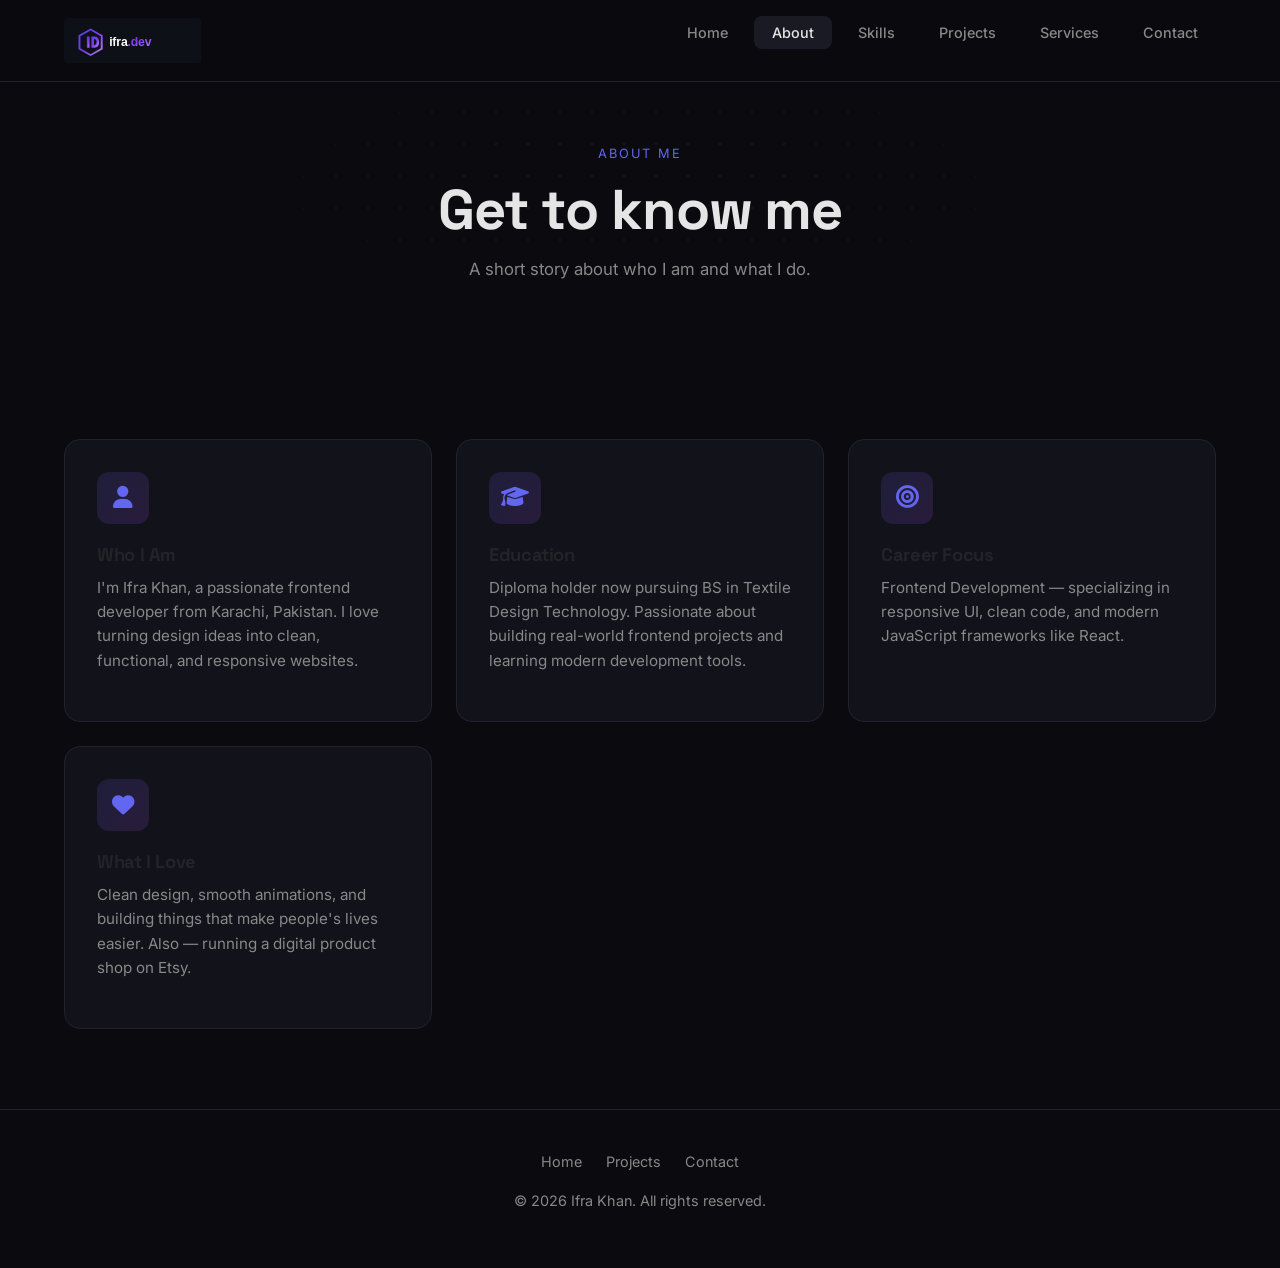
<file: about.html>
<!DOCTYPE html>
<html lang="en">
<head>
    <meta charset="UTF-8">
    <meta name="viewport" content="width=device-width, initial-scale=1.0">
    <title>About | Ifra Khan</title>

    
    <link href="https://cdn.jsdelivr.net/npm/bootstrap@5.3.2/dist/css/bootstrap.min.css" rel="stylesheet">

   
    <link href="https://fonts.googleapis.com/css2?family=Inter:wght@400;500;600;700&family=Space+Grotesk:wght@500;700&display=swap" rel="stylesheet">

  
    <link rel="stylesheet" href="https://cdnjs.cloudflare.com/ajax/libs/font-awesome/6.5.1/css/all.min.css">

    
    <link rel="stylesheet" href="css/style.css">
</head>
<body>

    <nav class="navbar">
        <div class="container nav-inner">
            <a href="index.html" class="logo">
    <img src="./assets/logo2.svg" alt="Ifra Logo" class="logo-img">
</a>
            <ul class="nav-links" id="navLinks">
                <li><a href="index.html">Home</a></li>
                <li><a href="about.html" class="active">About</a></li>
                <li><a href="skills.html">Skills</a></li>
                <li><a href="projects.html">Projects</a></li>
                <li><a href="services.html">Services</a></li>
                <li><a href="contact.html">Contact</a></li>
            </ul>
            <button class="menu-toggle" id="menuToggle"><i class="fas fa-bars"></i></button>
        </div>
    </nav>

    <header class="page-header">
        <div class="container">
            <span class="label">About Me</span>
            <h1>Get to know me</h1>
            <p>A short story about who I am and what I do.</p>
        </div>
    </header>

    <section>
        <div class="container">
            <div class="card-grid grid-2">
                <div class="card">
                    <div class="card-icon"><i class="fas fa-user"></i></div>
                    <h3>Who I Am</h3>
                    <p>I'm Ifra Khan, a passionate frontend developer from Karachi, Pakistan. I love turning design ideas into clean, functional, and responsive websites.</p>
                </div>
                <div class="card">
                    <div class="card-icon"><i class="fas fa-graduation-cap"></i></div>
                    <h3>Education</h3>
                    <p>Diploma holder now pursuing BS in Textile Design Technology. Passionate about building real-world frontend projects and learning modern development tools.</p>
                </div>
                <div class="card">
                    <div class="card-icon"><i class="fas fa-bullseye"></i></div>
                    <h3>Career Focus</h3>
                    <p>Frontend Development — specializing in responsive UI, clean code, and modern JavaScript frameworks like React.</p>
                </div>
                <div class="card">
                    <div class="card-icon"><i class="fas fa-heart"></i></div>
                    <h3>What I Love</h3>
                    <p>Clean design, smooth animations, and building things that make people's lives easier. Also — running a digital product shop on Etsy.</p>
                </div>
            </div>
        </div>
    </section>

    <footer class="footer">
        <div class="container">
            <div class="footer-links">
                <a href="index.html">Home</a>
                <a href="projects.html">Projects</a>
                <a href="contact.html">Contact</a>
            </div>
            <p>© 2026 Ifra Khan. All rights reserved.</p>
        </div>
    </footer>

    <script src="js/script.js"></script>
</body>
</html>
</file>
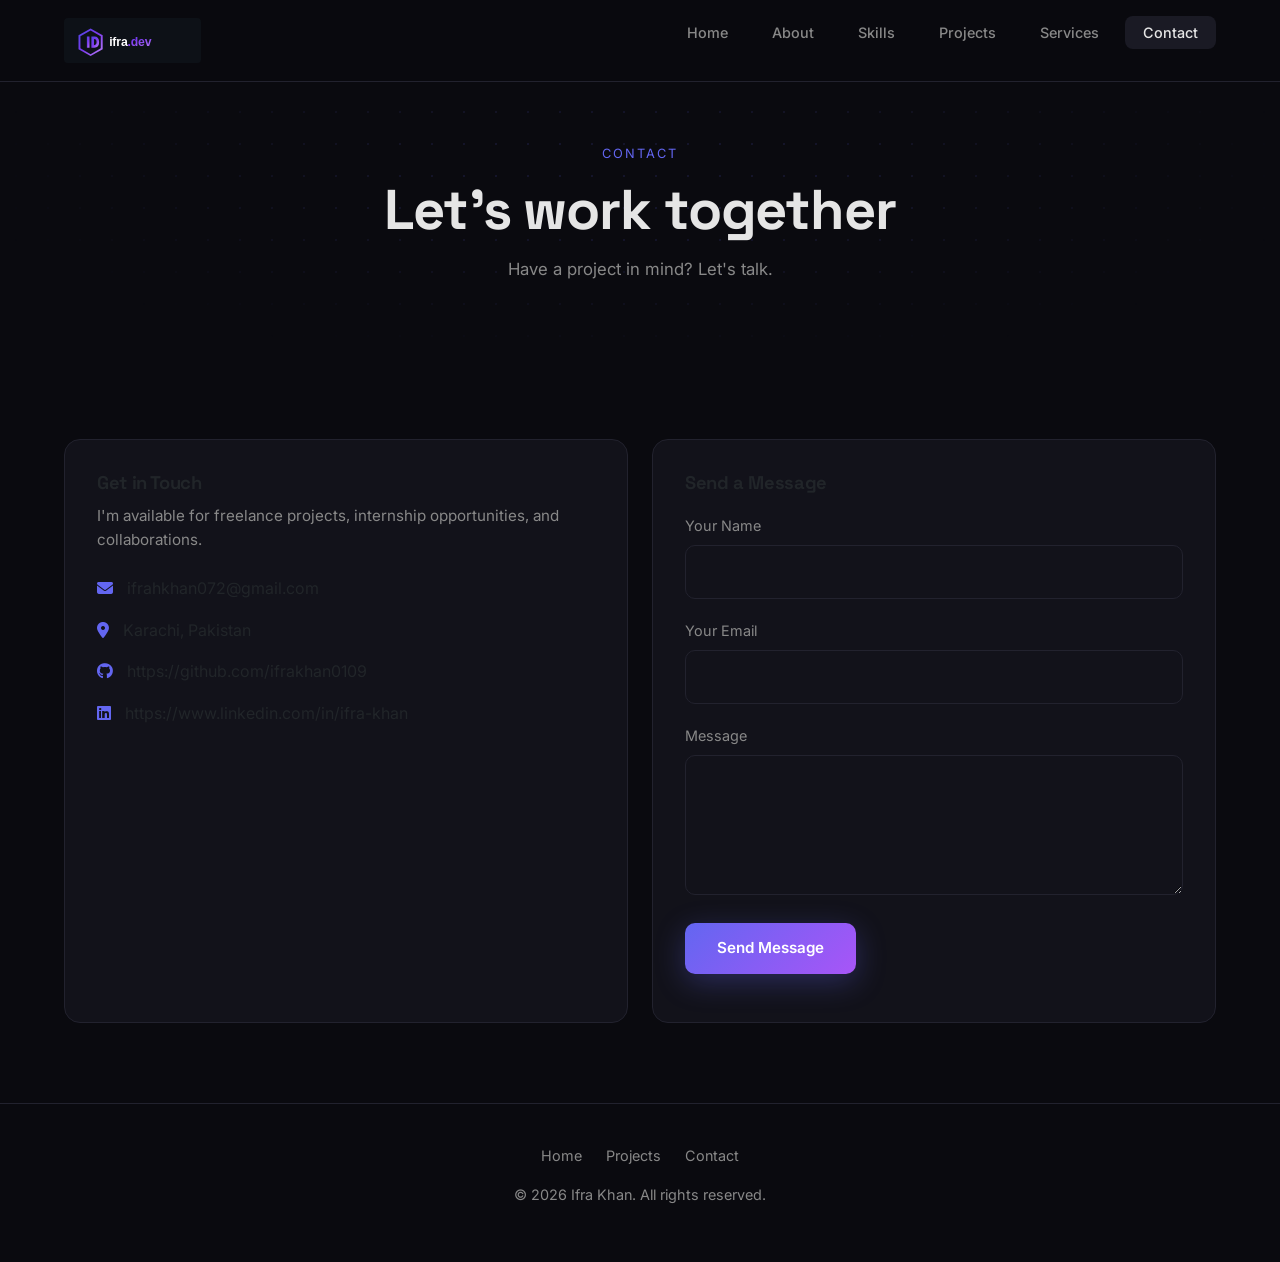
<file: contact.html>
<!DOCTYPE html>
<html lang="en">
<head>
    <meta charset="UTF-8">
    <meta name="viewport" content="width=device-width, initial-scale=1.0">
    <title>Contact | Ifra Khan</title>

    
    <link href="https://cdn.jsdelivr.net/npm/bootstrap@5.3.2/dist/css/bootstrap.min.css" rel="stylesheet">

   
    <link href="https://fonts.googleapis.com/css2?family=Inter:wght@400;500;600;700&family=Space+Grotesk:wght@500;700&display=swap" rel="stylesheet">

  
    <link rel="stylesheet" href="https://cdnjs.cloudflare.com/ajax/libs/font-awesome/6.5.1/css/all.min.css">

    
    <link rel="stylesheet" href="css/style.css">
</head>
<body>

    <nav class="navbar">
        <div class="container nav-inner">
            <a href="index.html" class="logo">
    <img src="./assets/logo2.svg" alt="Ifra Logo" class="logo-img">
</a>
            <ul class="nav-links" id="navLinks">
                <li><a href="index.html">Home</a></li>
                <li><a href="about.html">About</a></li>
                <li><a href="skills.html">Skills</a></li>
                <li><a href="projects.html">Projects</a></li>
                <li><a href="services.html">Services</a></li>
                <li><a href="contact.html" class="active">Contact</a></li>
            </ul>
            <button class="menu-toggle" id="menuToggle"><i class="fas fa-bars"></i></button>
        </div>
    </nav>

    <header class="page-header">
        <div class="container">
            <span class="label">Contact</span>
            <h1>Let's work together</h1>
            <p>Have a project in mind? Let's talk.</p>
        </div>
    </header>

    <section>
        <div class="container">
            <div class="card-grid grid-2">

                <div class="card">
                    <h3>Get in Touch</h3>
                    <p style="margin-bottom: 24px;">I'm available for freelance projects, internship opportunities, and collaborations.</p>
                    <div style="margin-bottom: 16px;">
                        <i class="fas fa-envelope" style="color: var(--accent); margin-right: 10px;"></i>
                        ifrahkhan072@gmail.com
                    </div>
                    <div style="margin-bottom: 16px;">
                        <i class="fas fa-map-marker-alt" style="color: var(--accent); margin-right: 10px;"></i>
                        Karachi, Pakistan
                    </div>
                    <div style="margin-bottom: 16px;">
                        <i class="fab fa-github" style="color: var(--accent); margin-right: 10px;"></i>
                        https://github.com/ifrakhan0109
                    </div>
                    <div>
                        <i class="fab fa-linkedin" style="color: var(--accent); margin-right: 10px;"></i>
                        https://www.linkedin.com/in/ifra-khan
                    </div>
                </div>

                <div class="card">
                    <h3 style="margin-bottom: 20px;">Send a Message</h3>
                    <form id="contactForm">
                        <div class="form-group">
                            <label>Your Name</label>
                            <input type="text" id="name" required>
                        </div>
                        <div class="form-group">
                            <label>Your Email</label>
                            <input type="email" id="email" required>
                        </div>
                        <div class="form-group">
                            <label>Message</label>
                            <textarea id="message" required></textarea>
                        </div>
                        <button type="submit" class="btn btn-primary">Send Message</button>
                        <p id="formStatus" style="margin-top: 16px; text-align: center;"></p>
                    </form>
                </div>

            </div>
        </div>
    </section>

    <footer class="footer">
        <div class="container">
            <div class="footer-links">
                <a href="index.html">Home</a>
                <a href="projects.html">Projects</a>
                <a href="contact.html">Contact</a>
            </div>
            <p>© 2026 Ifra Khan. All rights reserved.</p>
        </div>
    </footer>

    <script src="js/script.js"></script>
</body>
</html>
</file>
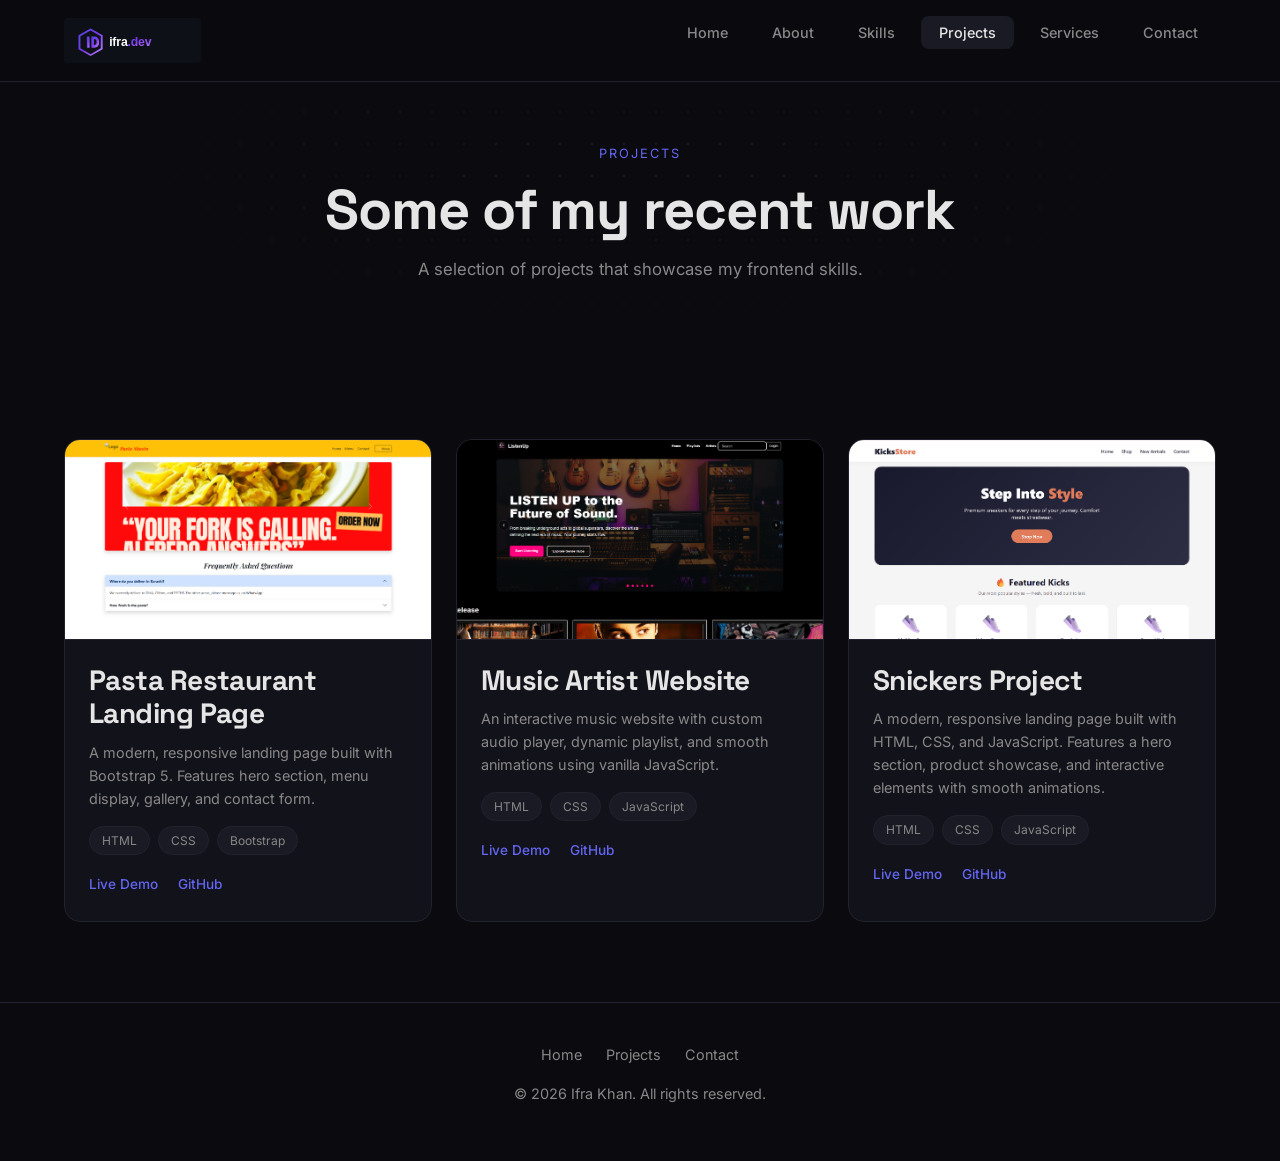
<file: projects.html>
<!DOCTYPE html>
<html lang="en">
<head>
    <meta charset="UTF-8">
    <meta name="viewport" content="width=device-width, initial-scale=1.0">
    <title>Projects | Ifra Khan</title>

    
    <link href="https://cdn.jsdelivr.net/npm/bootstrap@5.3.2/dist/css/bootstrap.min.css" rel="stylesheet">

   
    <link href="https://fonts.googleapis.com/css2?family=Inter:wght@400;500;600;700&family=Space+Grotesk:wght@500;700&display=swap" rel="stylesheet">

  
    <link rel="stylesheet" href="https://cdnjs.cloudflare.com/ajax/libs/font-awesome/6.5.1/css/all.min.css">

    
    <link rel="stylesheet" href="css/style.css">
</head>
<body>

    <nav class="navbar">
        <div class="container nav-inner">
          <a href="index.html" class="logo">
    <img src="./assets/logo2.svg" alt="Ifra Logo" class="logo-img">
</a>
            <ul class="nav-links" id="navLinks">
                <li><a href="index.html">Home</a></li>
                <li><a href="about.html">About</a></li>
                <li><a href="skills.html">Skills</a></li>
                <li><a href="projects.html" class="active">Projects</a></li>
                <li><a href="services.html">Services</a></li>
                <li><a href="contact.html">Contact</a></li>
            </ul>
            <button class="menu-toggle" id="menuToggle"><i class="fas fa-bars"></i></button>
        </div>
    </nav>

    <header class="page-header">
        <div class="container">
            <span class="label">Projects</span>
            <h1>Some of my recent work</h1>
            <p>A selection of projects that showcase my frontend skills.</p>
        </div>
    </header>

    <section>
        <div class="container">
            <div class="card-grid grid-3">

                <div class="project-card">
                    <div class="project-thumb">
    <img src="./assets/project1.png" alt="Pasta Restaurant Landing Page">
</div>
                    <div class="project-body">
                        <h3>Pasta Restaurant Landing Page</h3>
                        <p>A modern, responsive landing page built with Bootstrap 5. Features hero section, menu display, gallery, and contact form.</p>
                        <div class="tags">
                            <span class="tag">HTML</span>
                            <span class="tag">CSS</span>
                            <span class="tag">Bootstrap</span>
                        </div>
                        <div class="project-links">
                            <a href="#">Live Demo</a>
                            <a href="#">GitHub</a>
                        </div>
                    </div>
                </div>

                <div class="project-card">
                    <div class="project-thumb">
    <img src="./assets/project2.png" alt="Music Website">
</div>
                    <div class="project-body">
                        <h3>Music Artist Website</h3>
                        <p>An interactive music website with custom audio player, dynamic playlist, and smooth animations using vanilla JavaScript.</p>
                        <div class="tags">
                            <span class="tag">HTML</span>
                            <span class="tag">CSS</span>
                            <span class="tag">JavaScript</span>
                        </div>
                        <div class="project-links">
                            <a href="#">Live Demo</a>
                            <a href="#">GitHub</a>
                        </div>
                    </div>
                </div>

                <div class="project-card">
                    <div class="project-thumb">
    <img src="./assets/project3.png" alt="Snickers Project">
</div>
                    <div class="project-body">
                        <h3>Snickers Project</h3>
                        <p>A modern, responsive landing page built with HTML, CSS, and JavaScript. Features a hero section, product showcase, and interactive elements with smooth animations.</p>
                        <div class="tags">
                            <span class="tag">HTML</span>
                            <span class="tag">CSS</span>
                            <span class="tag">JavaScript</span>
                        </div>
                        <div class="project-links">
                            <a href="#">Live Demo</a>
                            <a href="#">GitHub</a>
                        </div>
                    </div>
                </div>

            </div>
        </div>
    </section>

    <footer class="footer">
        <div class="container">
            <div class="footer-links">
                <a href="index.html">Home</a>
                <a href="projects.html">Projects</a>
                <a href="contact.html">Contact</a>
            </div>
            <p>© 2026 Ifra Khan. All rights reserved.</p>
        </div>
    </footer>

    <script src="js/script.js"></script>
</body>
</html>
</file>
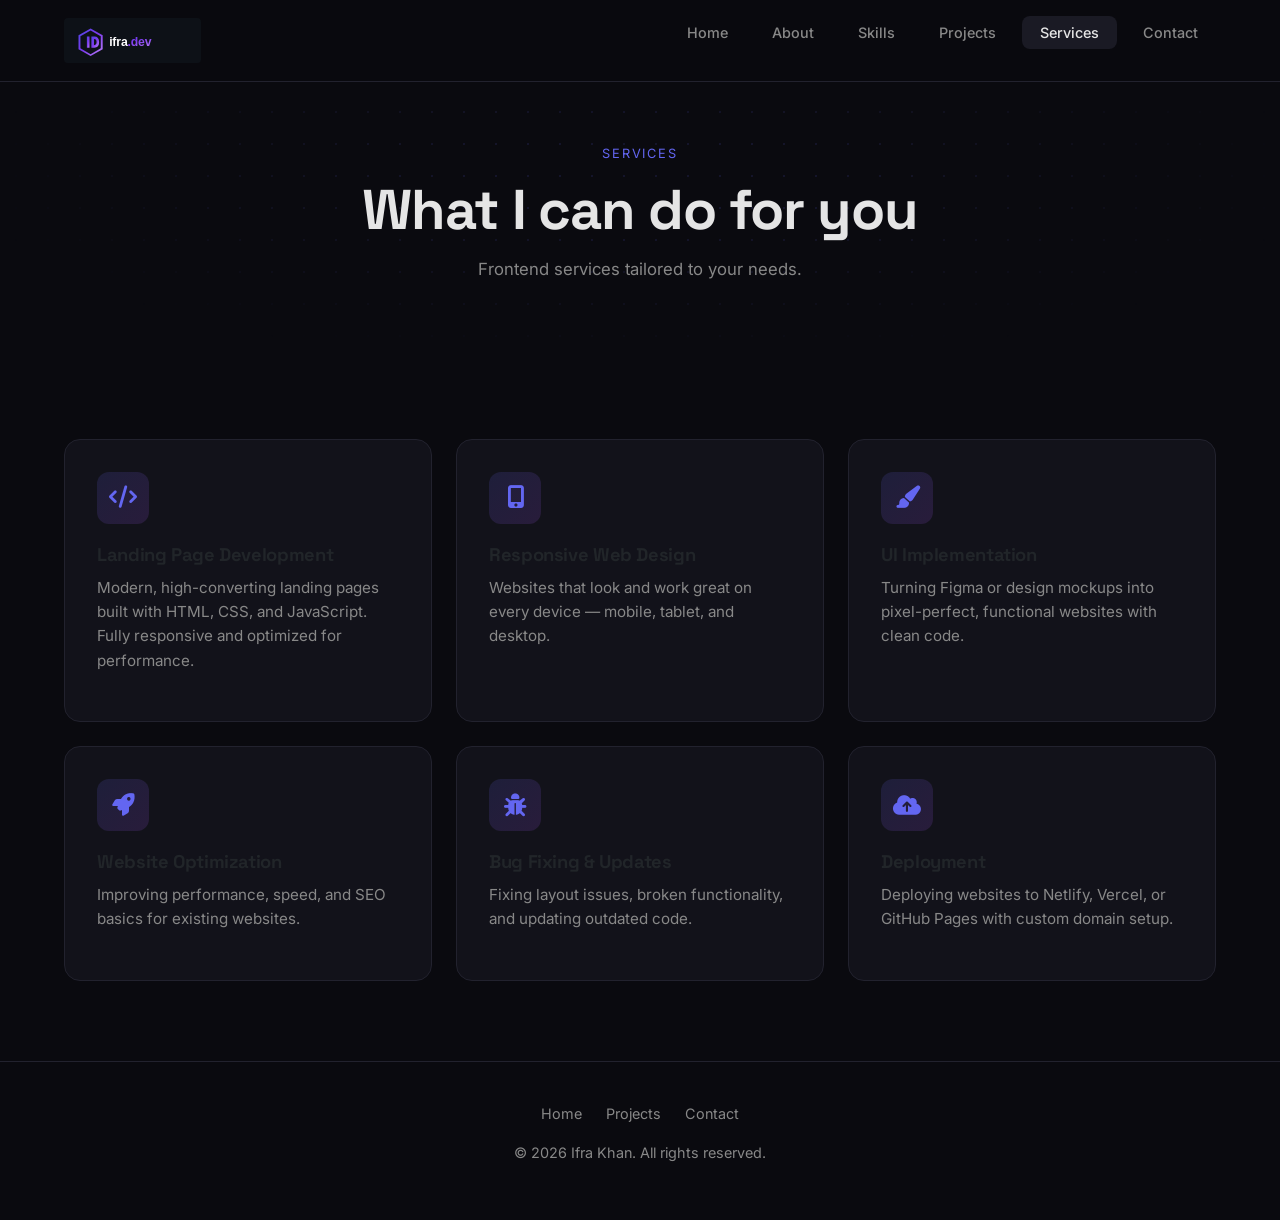
<file: services.html>
<!DOCTYPE html>
<html lang="en">
<head>
    <meta charset="UTF-8">
    <meta name="viewport" content="width=device-width, initial-scale=1.0">
    <title>	Services | Ifra Khan</title>

    
    <link href="https://cdn.jsdelivr.net/npm/bootstrap@5.3.2/dist/css/bootstrap.min.css" rel="stylesheet">

   
    <link href="https://fonts.googleapis.com/css2?family=Inter:wght@400;500;600;700&family=Space+Grotesk:wght@500;700&display=swap" rel="stylesheet">

  
    <link rel="stylesheet" href="https://cdnjs.cloudflare.com/ajax/libs/font-awesome/6.5.1/css/all.min.css">

    
    <link rel="stylesheet" href="css/style.css">
</head>
<body>

    <nav class="navbar">
        <div class="container nav-inner">
            <a href="index.html" class="logo">
    <img src="./assets/logo2.svg" alt="Ifra Logo" class="logo-img">
</a>
            <ul class="nav-links" id="navLinks">
                <li><a href="index.html">Home</a></li>
                <li><a href="about.html">About</a></li>
                <li><a href="skills.html">Skills</a></li>
                <li><a href="projects.html">Projects</a></li>
                <li><a href="services.html" class="active">Services</a></li>
                <li><a href="contact.html">Contact</a></li>
            </ul>
            <button class="menu-toggle" id="menuToggle"><i class="fas fa-bars"></i></button>
        </div>
    </nav>

    <header class="page-header">
        <div class="container">
            <span class="label">Services</span>
            <h1>What I can do for you</h1>
            <p>Frontend services tailored to your needs.</p>
        </div>
    </header>

    <section>
        <div class="container">
            <div class="card-grid grid-3">

                <div class="card">
                    <div class="card-icon"><i class="fas fa-code"></i></div>
                    <h3>Landing Page Development</h3>
                    <p>Modern, high-converting landing pages built with HTML, CSS, and JavaScript. Fully responsive and optimized for performance.</p>
                </div>

                <div class="card">
                    <div class="card-icon"><i class="fas fa-mobile-alt"></i></div>
                    <h3>Responsive Web Design</h3>
                    <p>Websites that look and work great on every device — mobile, tablet, and desktop.</p>
                </div>

                <div class="card">
                    <div class="card-icon"><i class="fas fa-paint-brush"></i></div>
                    <h3>UI Implementation</h3>
                    <p>Turning Figma or design mockups into pixel-perfect, functional websites with clean code.</p>
                </div>

                <div class="card">
                    <div class="card-icon"><i class="fas fa-rocket"></i></div>
                    <h3>Website Optimization</h3>
                    <p>Improving performance, speed, and SEO basics for existing websites.</p>
                </div>

                <div class="card">
                    <div class="card-icon"><i class="fas fa-bug"></i></div>
                    <h3>Bug Fixing & Updates</h3>
                    <p>Fixing layout issues, broken functionality, and updating outdated code.</p>
                </div>

                <div class="card">
                    <div class="card-icon"><i class="fas fa-cloud-upload-alt"></i></div>
                    <h3>Deployment</h3>
                    <p>Deploying websites to Netlify, Vercel, or GitHub Pages with custom domain setup.</p>
                </div>

            </div>
        </div>
    </section>

    <footer class="footer">
        <div class="container">
            <div class="footer-links">
                <a href="index.html">Home</a>
                <a href="projects.html">Projects</a>
                <a href="contact.html">Contact</a>
            </div>
            <p>© 2026 Ifra Khan. All rights reserved.</p>
        </div>
    </footer>

    <script src="js/script.js"></script>
</body>
</html>
</file>
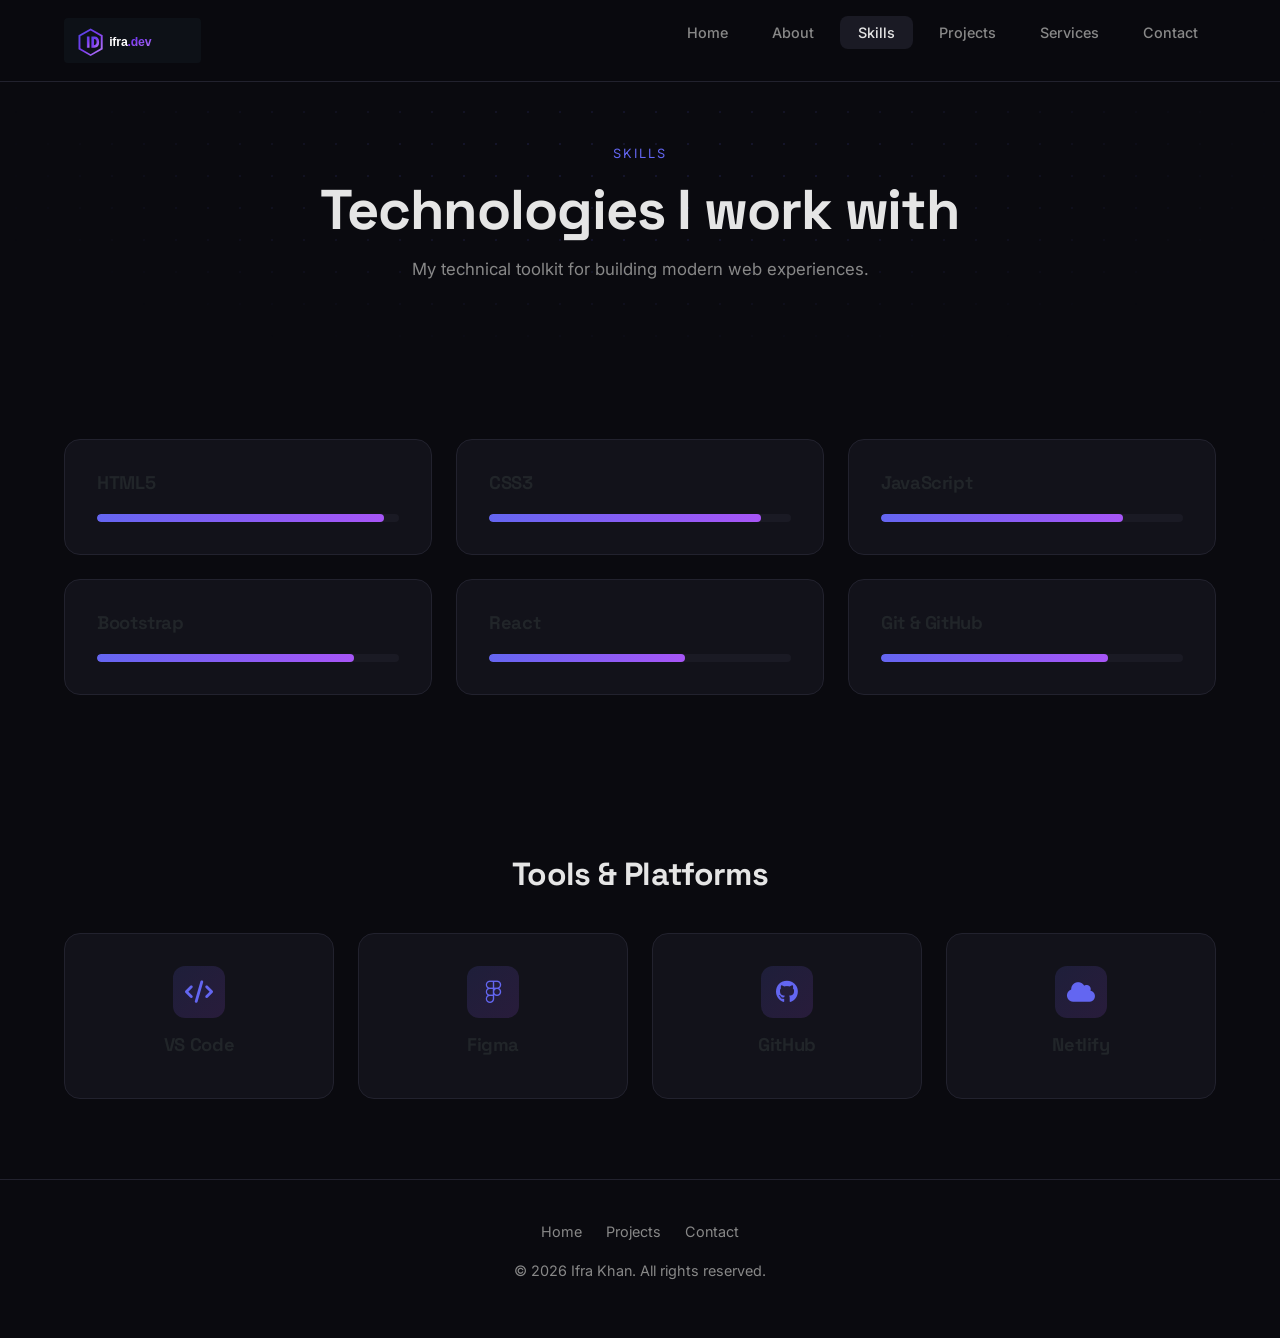
<file: skills.html>
<!DOCTYPE html>
<html lang="en">
<head>
    <meta charset="UTF-8">
    <meta name="viewport" content="width=device-width, initial-scale=1.0">
    <title>Skills | Ifra Khan</title>

    
    <link href="https://cdn.jsdelivr.net/npm/bootstrap@5.3.2/dist/css/bootstrap.min.css" rel="stylesheet">

   
    <link href="https://fonts.googleapis.com/css2?family=Inter:wght@400;500;600;700&family=Space+Grotesk:wght@500;700&display=swap" rel="stylesheet">

  
    <link rel="stylesheet" href="https://cdnjs.cloudflare.com/ajax/libs/font-awesome/6.5.1/css/all.min.css">

    
    <link rel="stylesheet" href="css/style.css">
</head>
<body>

    <nav class="navbar">
        <div class="container nav-inner">
            <a href="index.html" class="logo">
    <img src="./assets/logo2.svg" alt="Ifra Logo" class="logo-img">
</a>
            <ul class="nav-links" id="navLinks">
                <li><a href="index.html">Home</a></li>
                <li><a href="about.html">About</a></li>
                <li><a href="skills.html" class="active">Skills</a></li>
                <li><a href="projects.html">Projects</a></li>
                <li><a href="services.html">Services</a></li>
                <li><a href="contact.html">Contact</a></li>
            </ul>
            <button class="menu-toggle" id="menuToggle"><i class="fas fa-bars"></i></button>
        </div>
    </nav>

    <header class="page-header">
        <div class="container">
            <span class="label">Skills</span>
            <h1>Technologies I work with</h1>
            <p>My technical toolkit for building modern web experiences.</p>
        </div>
    </header>

    <section>
        <div class="container">
            <div class="card-grid grid-2">

                <div class="card">
                    <h3>HTML5</h3>
                    <div class="skill-bar"><div class="skill-bar-fill" style="width: 95%;"></div></div>
                </div>

                <div class="card">
                    <h3>CSS3</h3>
                    <div class="skill-bar"><div class="skill-bar-fill" style="width: 90%;"></div></div>
                </div>

                <div class="card">
                    <h3>JavaScript</h3>
                    <div class="skill-bar"><div class="skill-bar-fill" style="width: 80%;"></div></div>
                </div>

                <div class="card">
                    <h3>Bootstrap</h3>
                    <div class="skill-bar"><div class="skill-bar-fill" style="width: 85%;"></div></div>
                </div>

                <div class="card">
                    <h3>React</h3>
                    <div class="skill-bar"><div class="skill-bar-fill" style="width: 65%;"></div></div>
                </div>

                <div class="card">
                    <h3>Git & GitHub</h3>
                    <div class="skill-bar"><div class="skill-bar-fill" style="width: 75%;"></div></div>
                </div>

            </div>
        </div>
    </section>

    <section>
        <div class="container">
            <h2 class="section-title">Tools & Platforms</h2>
            <div class="card-grid grid-4">
                <div class="card" style="text-align: center;">
                    <div class="card-icon" style="margin: 0 auto 16px;"><i class="fas fa-code"></i></div>
                    <h3>VS Code</h3>
                </div>
                <div class="card" style="text-align: center;">
                    <div class="card-icon" style="margin: 0 auto 16px;"><i class="fab fa-figma"></i></div>
                    <h3>Figma</h3>
                </div>
                <div class="card" style="text-align: center;">
                    <div class="card-icon" style="margin: 0 auto 16px;"><i class="fab fa-github"></i></div>
                    <h3>GitHub</h3>
                </div>
                <div class="card" style="text-align: center;">
                    <div class="card-icon" style="margin: 0 auto 16px;"><i class="fas fa-cloud"></i></div>
                    <h3>Netlify</h3>
                </div>
            </div>
        </div>
    </section>

    <footer class="footer">
        <div class="container">
            <div class="footer-links">
                <a href="index.html">Home</a>
                <a href="projects.html">Projects</a>
                <a href="contact.html">Contact</a>
            </div>
            <p>© 2026 Ifra Khan. All rights reserved.</p>
        </div>
    </footer>

    <script src="js/script.js"></script>
</body>
</html>
</file>
<file: css/style.css>
/* ===== RESET & BASE ===== */
* {
    margin: 0;
    padding: 0;
    box-sizing: border-box;
}

:root {
    --bg-dark: #0a0a0f;
    --bg-card: #12121a;
    --bg-hover: #1a1a24;
    --accent: #6366f1;
    --accent-2: #a855f7;
    --text: #e5e5e5;
    --text-muted: #888;
    --border: #22222e;
}

html { scroll-behavior: smooth; }

body {
    font-family: 'Inter', -apple-system, sans-serif;
    background: var(--bg-dark);
    color: var(--text);
    line-height: 1.6;
    overflow-x: hidden;
}

h1, h2, h3, h4 {
    font-family: 'Space Grotesk', sans-serif;
    font-weight: 700;
    letter-spacing: -0.02em;
}

a { text-decoration: none; color: inherit; }

.container {
    max-width: 1200px;
    margin: 0 auto;
    padding: 0 24px;
}

/* ===== NAVBAR ===== */
.navbar {
    position: fixed;
    top: 0;
    width: 100%;
    background: rgba(10, 10, 15, 0.85);
    backdrop-filter: blur(20px);
    border-bottom: 1px solid var(--border);
    z-index: 1000;
    padding: 18px 0;
}

.nav-inner {
    display: flex;
    justify-content: space-between;
    align-items: center;
}

.logo {
    display: flex;
    align-items: center;
    gap: 10px;
    font-family: 'Space Grotesk', sans-serif;
    font-size: 1.4rem;
    font-weight: 700;
}

.logo-img {
    height:  45px; ;
    width: auto;
}

.logo-text {
    background: linear-gradient(135deg, var(--accent), var(--accent-2));
    -webkit-background-clip: text;
    -webkit-text-fill-color: transparent;
    background-clip: text;
}

.nav-links {
    display: flex;
    gap: 8px;
    list-style: none;
}

.nav-links a {
    padding: 8px 18px;
    border-radius: 8px;
    font-size: 0.9rem;
    font-weight: 500;
    color: var(--text-muted);
    transition: all 0.3s;
}

.nav-links a:hover,
.nav-links a.active {
    color: var(--text);
    background: var(--bg-hover);
}

.menu-toggle {
    display: none;
    background: none;
    border: none;
    color: var(--text);
    font-size: 1.5rem;
    cursor: pointer;
}

/* ===== BUTTONS ===== */
.btn {
    display: inline-block;
    padding: 14px 32px;
    border-radius: 10px;
    font-weight: 600;
    font-size: 0.95rem;
    transition: all 0.3s;
    cursor: pointer;
    border: none;
    font-family: inherit;
}

.btn-primary {
    background: linear-gradient(135deg, var(--accent), var(--accent-2));
    color: white;
    box-shadow: 0 8px 30px rgba(99, 102, 241, 0.3);
}

.btn-primary:hover {
    transform: translateY(-2px);
    box-shadow: 0 12px 40px rgba(99, 102, 241, 0.5);
}

.btn-outline {
    background: transparent;
    color: var(--text);
    border: 1px solid var(--border);
}

.btn-outline:hover {
    background: var(--bg-hover);
    border-color: var(--accent);
}

/* ===== HERO ===== */
.hero {
    min-height: 100vh;
    display: flex;
    align-items: center;
    padding: 120px 0 80px;
    position: relative;
    overflow: hidden;
}

.hero::before {
    content: '';
    position: absolute;
    top: -50%;
    right: -20%;
    width: 600px;
    height: 600px;
    background: radial-gradient(circle, rgba(99, 102, 241, 0.15), transparent 70%);
    border-radius: 50%;
    filter: blur(60px);
}

.hero::after {
    content: '';
    position: absolute;
    bottom: -30%;
    left: -10%;
    width: 500px;
    height: 500px;
    background: radial-gradient(circle, rgba(168, 85, 247, 0.12), transparent 70%);
    border-radius: 50%;
    filter: blur(60px);
}

.hero-bg-pattern {
    position: absolute;
    inset: 0;
    background-image:
        linear-gradient(rgba(99, 102, 241, 0.2) 1px, transparent 1px),
        linear-gradient(90deg, rgba(99, 102, 241, 0.2) 1px, transparent 1px);
    background-size: 40px 40px;
    mask-image: radial-gradient(ellipse at center, black 30%, transparent 80%);
    -webkit-mask-image: radial-gradient(ellipse at center, black 30%, transparent 80%);
    pointer-events: none;
    z-index: 0;
}

.hero-content { position: relative; z-index: 1; max-width: 800px; }

.hero-badge {
    display: inline-flex;
    align-items: center;
    gap: 8px;
    padding: 8px 16px;
    background: var(--bg-card);
    border: 1px solid var(--border);
    border-radius: 100px;
    font-size: 0.85rem;
    color: var(--text-muted);
    margin-bottom: 24px;
}

.hero-badge .dot {
    width: 8px;
    height: 8px;
    background: #22c55e;
    border-radius: 50%;
    animation: pulse 2s infinite;
}

@keyframes pulse {
    0%, 100% { opacity: 1; }
    50% { opacity: 0.5; }
}

.hero h1 {
    font-size: clamp(2.5rem, 6vw, 4.5rem);
    line-height: 1.1;
    margin-bottom: 20px;
}

.hero h1 .gradient {
    background: linear-gradient(135deg, var(--accent), var(--accent-2));
    -webkit-background-clip: text;
    -webkit-text-fill-color: transparent;
    background-clip: text;
}

.hero p {
    font-size: 1.1rem;
    color: var(--text-muted);
    max-width: 600px;
    margin-bottom: 36px;
}

.hero-actions {
    display: flex;
    gap: 16px;
    flex-wrap: wrap;
    margin-bottom: 40px;
}

.hero-social {
    display: flex;
    gap: 16px;
}

.hero-social a {
    width: 44px;
    height: 44px;
    display: flex;
    align-items: center;
    justify-content: center;
    background: var(--bg-card);
    border: 1px solid var(--border);
    border-radius: 10px;
    color: var(--text-muted);
    font-size: 1.1rem;
    transition: all 0.3s;
}

.hero-social a:hover {
    color: var(--accent);
    border-color: var(--accent);
    transform: translateY(-3px);
}

/* ===== PAGE HEADER ===== */
.page-header {
    padding: 140px 0 60px;
    text-align: center;
    position: relative;
}

.page-header h1 {
    font-size: clamp(2rem, 5vw, 3.5rem);
    margin-bottom: 12px;
}

.page-header p {
    color: var(--text-muted);
    font-size: 1.05rem;
}

.page-header .label {
    display: inline-block;
    font-size: 0.8rem;
    color: var(--accent);
    letter-spacing: 0.15em;
    text-transform: uppercase;
    margin-bottom: 12px;
}

/* ===== SECTIONS ===== */
section { padding: 80px 0; }

.section-title {
    font-size: 2rem;
    margin-bottom: 40px;
    text-align: center;
}

.section-subtitle {
    text-align: center;
    color: var(--text-muted);
    margin-bottom: 40px;
    margin-top: -25px;
}

/* ===== SLIDER / CAROUSEL ===== */
.slider-section {
    background: var(--bg-dark);
    padding: 80px 0;
}

.carousel {
    border-radius: 20px;
    overflow: hidden;
    border: 1px solid var(--border);
    background: var(--bg-card);
}

.carousel-inner {
    padding: 60px 40px;
}

.slide-content {
    text-align: center;
    padding: 40px 20px;
    min-height: 300px;
    display: flex;
    flex-direction: column;
    align-items: center;
    justify-content: center;
}

.slide-icon {
    font-size: 3.5rem;
    background: linear-gradient(135deg, var(--accent), var(--accent-2));
    -webkit-background-clip: text;
    -webkit-text-fill-color: transparent;
    background-clip: text;
    margin-bottom: 24px;
}

.slide-content h3 {
    font-size: 1.8rem;
    margin-bottom: 16px;
}

.slide-content p {
    color: var(--text-muted);
    max-width: 600px;
    margin-bottom: 28px;
}

.carousel-control-prev,
.carousel-control-next {
    width: 60px;
    opacity: 0.6;
}

.carousel-control-prev:hover,
.carousel-control-next:hover {
    opacity: 1;
}

.carousel-indicators button {
    width: 10px;
    height: 10px;
    border-radius: 50%;
    background: var(--text-muted);
    border: none;
}

.carousel-indicators .active {
    background: var(--accent);
    width: 30px;
    border-radius: 10px;
}

/* ===== VIDEO SECTION ===== */
.video-section {
    background: var(--bg-dark);
    padding: 80px 0;
}

.video-wrapper {
    max-width: 900px;
    margin: 0 auto;
    border-radius: 20px;
    overflow: hidden;
    border: 1px solid var(--border);
    box-shadow: 0 20px 60px rgba(99, 102, 241, 0.15);
}

.video-wrapper video {
    width: 100%;
    height: auto;
    display: block;
}

/* ===== CARDS ===== */
.card-grid {
    display: grid;
    gap: 24px;
}

.grid-2 { grid-template-columns: repeat(auto-fit, minmax(300px, 1fr)); }
.grid-3 { grid-template-columns: repeat(auto-fit, minmax(280px, 1fr)); }
.grid-4 { grid-template-columns: repeat(auto-fit, minmax(200px, 1fr)); }

.card {
    background: var(--bg-card);
    border: 1px solid var(--border);
    border-radius: 16px;
    padding: 32px;
    transition: all 0.3s;
}

.card:hover {
    border-color: var(--accent);
    transform: translateY(-4px);
    background: var(--bg-hover);
}

.card-icon {
    width: 52px;
    height: 52px;
    display: flex;
    align-items: center;
    justify-content: center;
    background: linear-gradient(135deg, rgba(99, 102, 241, 0.15), rgba(168, 85, 247, 0.15));
    border-radius: 12px;
    font-size: 1.4rem;
    color: var(--accent);
    margin-bottom: 20px;
}

.card h3 {
    font-size: 1.15rem;
    margin-bottom: 10px;
}

.card p {
    color: var(--text-muted);
    font-size: 0.95rem;
}

/* ===== PROCESS CARD ===== */
.process-number {
    font-family: 'Space Grotesk', sans-serif;
    font-size: 3rem;
    font-weight: 700;
    background: linear-gradient(135deg, var(--accent), var(--accent-2));
    -webkit-background-clip: text;
    -webkit-text-fill-color: transparent;
    background-clip: text;
    margin-bottom: 16px;
    line-height: 1;
}

/* ===== PROJECT CARD ===== */
.project-card {
    background: var(--bg-card);
    border: 1px solid var(--border);
    border-radius: 16px;
    overflow: hidden;
    transition: all 0.3s;
}

.project-card:hover {
    border-color: var(--accent);
    transform: translateY(-4px);
}

.project-thumb {
    height: 200px;
    background: linear-gradient(135deg, #1a1a2e, #2a1a3e);
    display: flex;
    align-items: center;
    justify-content: center;
    font-size: 3.5rem;
    color: var(--accent);
    border-bottom: 1px solid var(--border);
    overflow: hidden;
}

.project-thumb img {
    width: 100%;
    height: 100%;
    object-fit: cover;
}

.project-body { padding: 24px; }

.project-body h3 { margin-bottom: 10px; }

.project-body p {
    color: var(--text-muted);
    font-size: 0.9rem;
    margin-bottom: 16px;
}

.tags {
    display: flex;
    gap: 8px;
    flex-wrap: wrap;
    margin-bottom: 16px;
}

.tag {
    font-size: 0.75rem;
    padding: 4px 12px;
    background: var(--bg-hover);
    border: 1px solid var(--border);
    border-radius: 100px;
    color: var(--text-muted);
}

.project-links a {
    font-size: 0.85rem;
    color: var(--accent);
    margin-right: 16px;
    font-weight: 500;
}

.project-links a:hover { text-decoration: underline; }

/* ===== SKILL BAR ===== */
.skill-bar-item {
    margin-bottom: 24px;
}

.skill-bar-header {
    display: flex;
    justify-content: space-between;
    margin-bottom: 8px;
    font-size: 0.9rem;
}

.skill-bar {
    height: 8px;
    background: var(--bg-hover);
    border-radius: 100px;
    overflow: hidden;
    margin-top: 10px;
}

.skill-bar-fill {
    height: 100%;
    background: linear-gradient(135deg, var(--accent), var(--accent-2));
    border-radius: 100px;
    transition: width 1s ease;
}

/* ===== CONTACT FORM ===== */
.form-group { margin-bottom: 20px; }

.form-group label {
    display: block;
    margin-bottom: 8px;
    font-size: 0.9rem;
    color: var(--text-muted);
}

.form-group input,
.form-group textarea {
    width: 100%;
    padding: 14px 18px;
    background: var(--bg-card);
    border: 1px solid var(--border);
    border-radius: 10px;
    color: var(--text);
    font-family: inherit;
    font-size: 0.95rem;
    transition: border-color 0.3s;
}

.form-group input:focus,
.form-group textarea:focus {
    outline: none;
    border-color: var(--accent);
}

.form-group textarea { resize: vertical; min-height: 140px; }

/* ===== FOOTER ===== */
.footer {
    border-top: 1px solid var(--border);
    padding: 40px 0;
    text-align: center;
    color: var(--text-muted);
    font-size: 0.9rem;
}

.footer .footer-links {
    display: flex;
    justify-content: center;
    gap: 24px;
    margin-bottom: 16px;
    flex-wrap: wrap;
}

.footer a:hover { color: var(--accent); }

/* ===== SUBTLE PATTERN FOR INNER PAGES ===== */
.page-header {
    position: relative;
    overflow: hidden;
}

.page-header::after {
    content: '';
    position: absolute;
    inset: 0;
    background-image: radial-gradient(rgba(99, 102, 241, 0.12) 1.5px, transparent 1.5px);
    background-size: 32px 32px;
    mask-image: radial-gradient(ellipse at center, black 20%, transparent 75%);
    -webkit-mask-image: radial-gradient(ellipse at center, black 20%, transparent 75%);
    pointer-events: none;
    z-index: 0;
}

.page-header .container {
    position: relative;
    z-index: 1;
}

/* ===== RESPONSIVE ===== */
@media (max-width: 768px) {
    .menu-toggle { display: block; }
    .nav-links {
        position: fixed;
        top: 70px;
        right: -100%;
        flex-direction: column;
        background: var(--bg-card);
        width: 100%;
        padding: 24px;
        border-bottom: 1px solid var(--border);
        transition: right 0.3s;
        gap: 0;
    }
    .nav-links.active { right: 0; }
    .nav-links a { display: block; padding: 14px 18px; }
    .carousel-inner { padding: 40px 20px; }
    .slide-content h3 { font-size: 1.4rem; }
}
</file>
